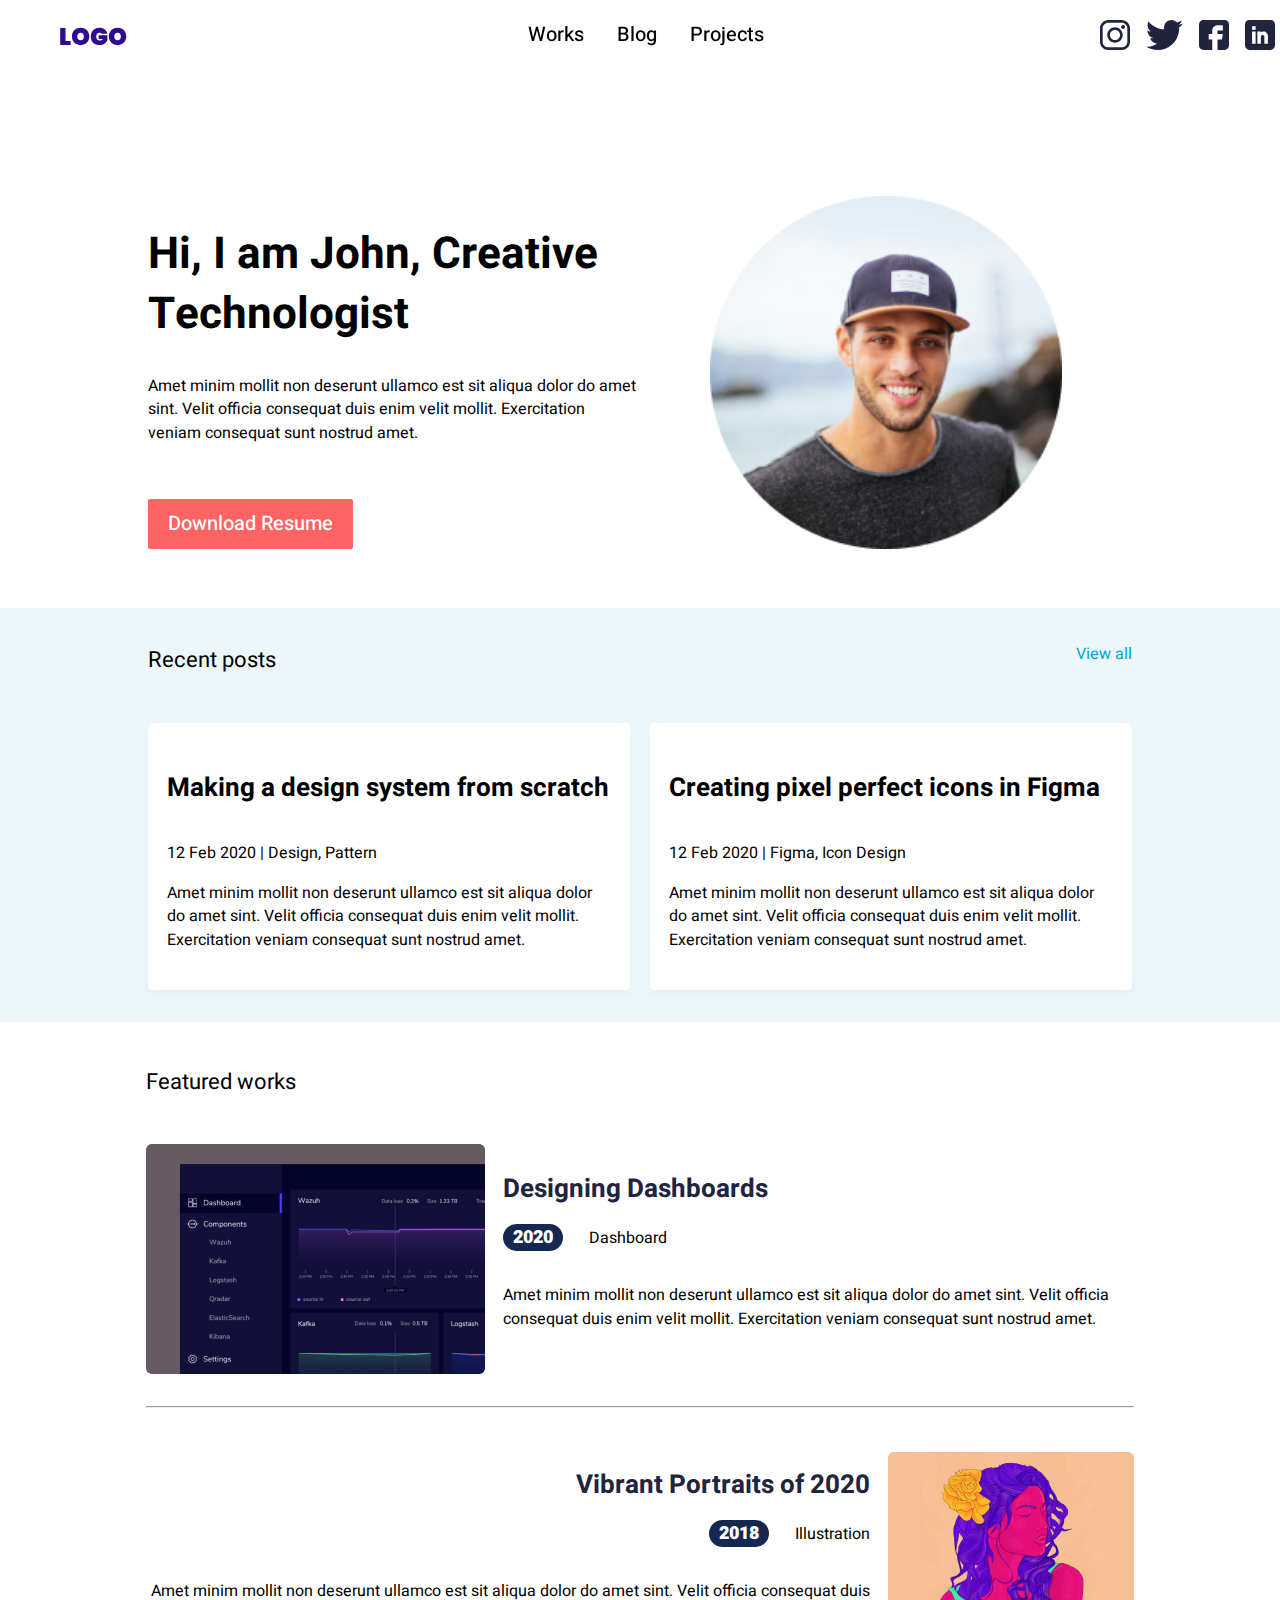
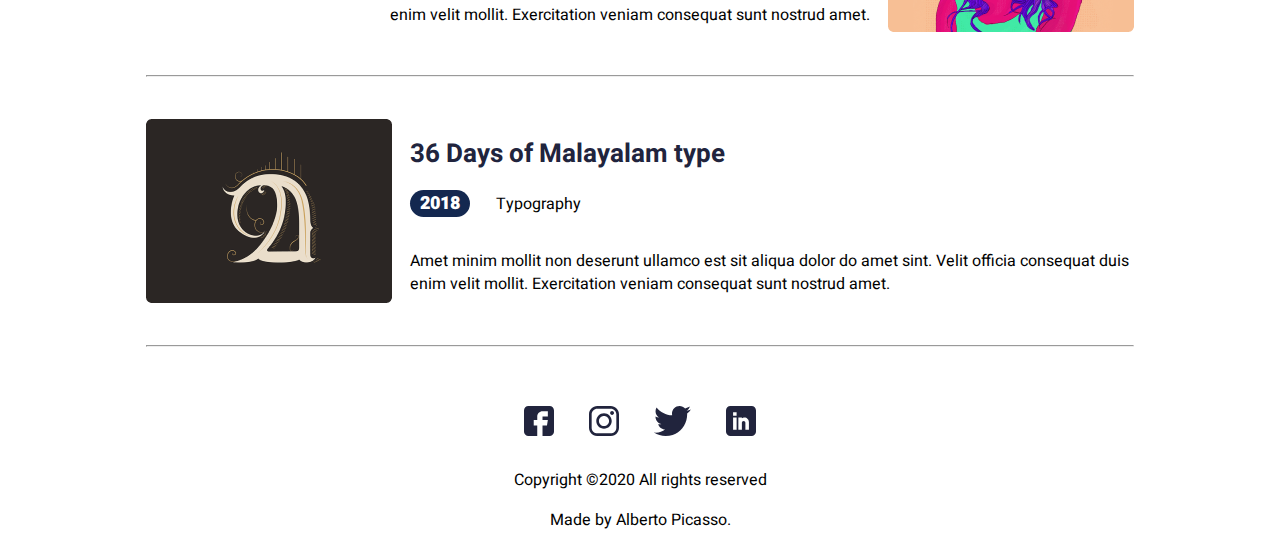
<file: index.html>
<!DOCTYPE html>
<html lang="en">
  <head>
    <meta charset="UTF-8" />
    <meta http-equiv="X-UA-Compatible" content="IE=edge" />
    <meta name="viewport" content="width=device-width, initial-scale=1.0" />
    <link rel="apple-touch-icon" sizes="180x180" href="./favicon/apple-touch-icon.png">
    <link rel="icon" type="image/png" sizes="32x32" href="./favicon/favicon-32x32.png">
    <link rel="icon" type="image/png" sizes="16x16" href="./favicon/favicon-16x16.png">
    <link rel="manifest" href="./favicon/site.webmanifest">
    <link rel="mask-icon" href="./favicon/safari-pinned-tab.svg" color="#5bbad5">
    <meta name="msapplication-TileColor" content="#da532c">
    <meta name="theme-color" content="#ffffff">
    <title>John Blog</title>
    <link rel="stylesheet" href="./styles/style.css" />
    <script defer src="./js/app.js"></script>
  </head>
  <body>
    <header class="wrapper_header">
      <nav class="header_nav">
        <img src="./assets/logo.svg" alt="Logo" />
        <button class="button-menu">
          <img src="./assets/icons8-menú.svg" alt="Icon Menu" />
        </button>
        <ul class="menu">
          <button class="button-close">
            <img src="./assets/icons8-eliminar.svg" alt="Icon close" />
          </button>
          <div class="list">
            <li><a href="./pages/work.html">Works</a></li>
            <li><a href="./pages/blog.html">Blog</a></li>
            <li><a href="./pages/projects.html">Projects</a></li>
          </div>
          <div class="social">
            <a href="https://www.instagram.com/japm_5/" target="_blank">
              <img src="./assets/insta.svg" alt="Instagram" />
            </a>
            <a href="https://twitter.com/?lang=es" target="_blank">
              <img src="./assets/twitter.svg" alt="Twitter" />
            </a>
            <a href="https://es-la.facebook.com" target="_blank">
              <img src="./assets/fb.svg" alt="Facebook" />
            </a>
            <a href="https://www.linkedin.com/in/jose-alberto-picasso-mtz/" target="_blank">
              <img src="./assets/linkedin.svg" alt="Linkedin" />
            </a>
          </div>
        </ul>
      </nav>
    </header>

    <main class="wrapper_main">
      <section class="container_resume">
        <div class="resume_section">
          <div class="resume_img">
            <img src="./assets/ellipse_user.png" alt="Image User" />
          </div>
          <div class="resume_text">
            <h1>Hi, I am John, Creative Technologist</h1>
            <p>
              Amet minim mollit non deserunt ullamco est sit aliqua dolor do
              amet sint. Velit officia consequat duis enim velit mollit.
              Exercitation veniam consequat sunt nostrud amet.
            </p>
            <button class="button--style">Download Resume</button>
          </div>
        </div>
      </section>

      <section class="container_recent-posts">
        <div class="section_recent-post">
          <div class="title_post">
            <p>Recent posts</p>
            <span><a href="">View all</a></span>
          </div>
          <div class="cards-post">
            <div class="card--style">
              <h4>Making a design system from scratch</h4>
              <p>12 Feb 2020 | Design, Pattern</p>
              <p>
                Amet minim mollit non deserunt ullamco est sit aliqua dolor do
                amet sint. Velit officia consequat duis enim velit mollit.
                Exercitation veniam consequat sunt nostrud amet.
              </p>
            </div>
            <div class="card--style">
              <h4>Creating pixel perfect icons in Figma</h4>
              <p>12 Feb 2020 | Figma, Icon Design</p>
              <p>
                Amet minim mollit non deserunt ullamco est sit aliqua dolor do
                amet sint. Velit officia consequat duis enim velit mollit.
                Exercitation veniam consequat sunt nostrud amet.
              </p>
            </div>
          </div>
        </div>
      </section>

      <section class="container_works">
        <div class="section_works">
          <p>Featured works</p>
          <div class="card_project">
            <div class="img_project">
              <img
                src="./assets/rectangle_project.png"
                alt="Project Designing Dashboards"
              />
            </div>
            <div class="description_project">
              <h3>Designing Dashboards</h3>
              <p class="style--date">2020</p>
              <span>Dashboard</span>
              <p>
                Amet minim mollit non deserunt ullamco est sit aliqua dolor do
                amet sint. Velit officia consequat duis enim velit mollit.
                Exercitation veniam consequat sunt nostrud amet.
              </p>
            </div>
          </div>
          <hr />
          <div class="card_project">
            <div class="img_project">
              <img src="./assets/vibrant.png" alt="Project Vibrant Portraits" />
            </div>
            <div class="description_project">
              <h3>Vibrant Portraits of 2020</h3>
              <p class="style--date">2018</p>
              <span>Illustration</span>
              <p>
                Amet minim mollit non deserunt ullamco est sit aliqua dolor do
                amet sint. Velit officia consequat duis enim velit mollit.
                Exercitation veniam consequat sunt nostrud amet.
              </p>
            </div>
          </div>
          <hr />
          <div class="card_project">
            <div class="img_project">
              <img src="./assets/36days.png" alt="36 Days of Malayalam type" />
            </div>
            <div class="description_project">
              <h3>36 Days of Malayalam type</h3>
              <p class="style--date">2018</p>
              <span>Typography</span>
              <p>
                Amet minim mollit non deserunt ullamco est sit aliqua dolor do
                amet sint. Velit officia consequat duis enim velit mollit.
                Exercitation veniam consequat sunt nostrud amet.
              </p>
            </div>
          </div>
          <hr />
        </div>
      </section>
    </main>

    <footer class="wrapper-footer">
        <div class="social-footer">
          <a href="https://es-la.facebook.com/" target="_blank">
            <img src="./assets/fb.svg" alt="Facebook Icon">
          </a>
          <a href="https://www.instagram.com/japm_5/" target="_blank">
            <img src="./assets/insta.svg" alt="Instagram Icon">
          </a>
          <a href="https://twitter.com/?lang=es" target="_blank">
            <img src="./assets/twitter.svg" alt="Twitter Icon">
          </a>
          <a href="https://www.linkedin.com/in/jose-alberto-picasso-mtz/" target="_blank">
            <img src="./assets/linkedin.svg" alt="Linkedin Icon">
          </a>
        </div>
        <p>Copyright ©2020 All rights reserved</p>
        <p>Made by Alberto Picasso.</p>
    </footer>
  </body>
</html>
</file>
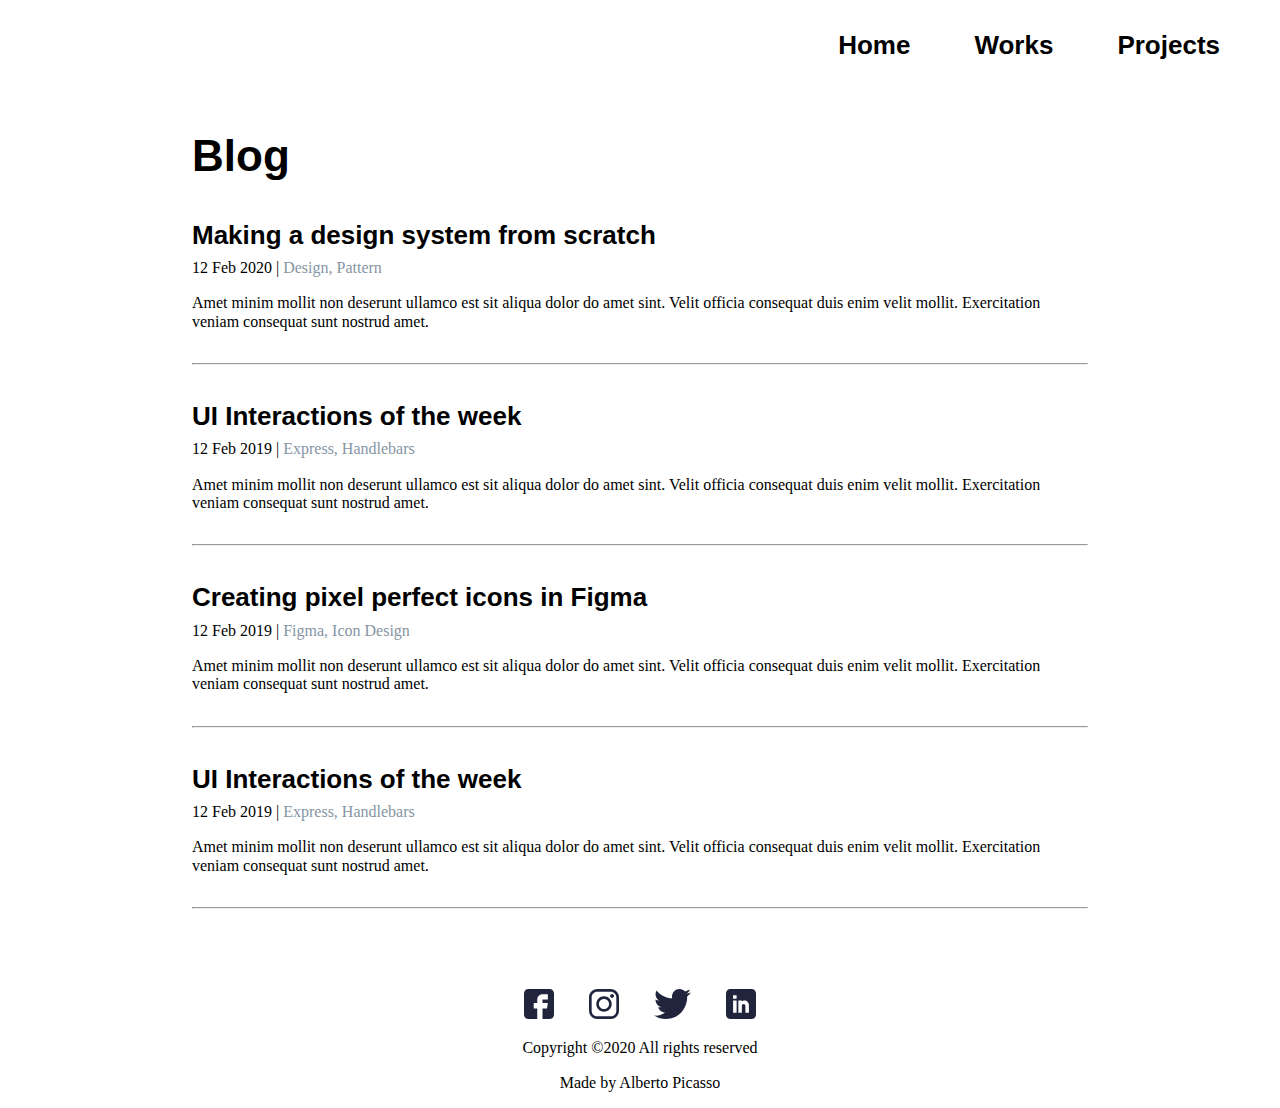
<file: pages/blog.html>
<!DOCTYPE html>
<html lang="en">
  <head>
    <meta charset="UTF-8" />
    <meta http-equiv="X-UA-Compatible" content="IE=edge" />
    <meta name="viewport" content="width=device-width, initial-scale=1.0" />
    <link rel="apple-touch-icon" sizes="180x180" href="../favicon/apple-touch-icon.png">
    <link rel="icon" type="image/png" sizes="32x32" href="../favicon/favicon-32x32.png">
    <link rel="icon" type="image/png" sizes="16x16" href="../favicon/favicon-16x16.png">
    <link rel="manifest" href="../favicon/site.webmanifest">
    <link rel="mask-icon" href="../favicon/safari-pinned-tab.svg" color="#5bbad5">
    <meta name="msapplication-TileColor" content="#da532c">
    <meta name="theme-color" content="#ffffff">
    <title>Blog</title>
    <link rel="stylesheet" href="./style/blog-style.css" />
    <script defer src="../js/app.js"></script>
  </head>
  <body>
    <header class="wrapper-header">
      <nav class="header-container">
        <ul class="menu-web">
          <li><a href="../index.html">Home</a></li>
          <li><a href="./work.html">Works</a></li>
          <li><a href="./projects.html">Projects</a></li>
        </ul>
        <button class="button-menu">
          <img src="../assets/icons8-menú.svg" alt="Menu Icon" />
        </button>
        <ul class="menu">
          <button class="button-close">
            <img src="../assets/icons8-eliminar.svg" alt="Close Icon" />
          </button>
          <div class="list">
            <li><a href="../index.html">Home</a></li>
            <li><a href="./work.html">Works</a></li>
            <li><a href="./projects.html">Projects</a></li>
          </div>
        </ul>
      </nav>
    </header>

    <main class="wrapper-main">
      <h1>Blog</h1>
      <section class="card">
        <h5>Making a design system from scratch</h5>
        <p>12 Feb 2020 | <span>Design, Pattern</span></p>
        <p>
          Amet minim mollit non deserunt ullamco est sit aliqua dolor do amet
          sint. Velit officia consequat duis enim velit mollit. Exercitation
          veniam consequat sunt nostrud amet.
        </p>
      </section>
      <hr />
      <section class="card">
        <h5>UI Interactions of the week</h5>
        <p>12 Feb 2019 | <span>Express, Handlebars</span></p>
        <p>
          Amet minim mollit non deserunt ullamco est sit aliqua dolor do amet
          sint. Velit officia consequat duis enim velit mollit. Exercitation
          veniam consequat sunt nostrud amet.
        </p>
      </section>
      <hr />
      <section class="card">
        <h5>Creating pixel perfect icons in Figma</h5>
        <p>12 Feb 2019 | <span>Figma, Icon Design</span></p>
        <p>
          Amet minim mollit non deserunt ullamco est sit aliqua dolor do amet
          sint. Velit officia consequat duis enim velit mollit. Exercitation
          veniam consequat sunt nostrud amet.
        </p>
      </section>
      <hr />
      <section class="card">
        <h5>UI Interactions of the week</h5>
        <p>12 Feb 2019 | <span>Express, Handlebars</span></p>
        <p>
          Amet minim mollit non deserunt ullamco est sit aliqua dolor do amet
          sint. Velit officia consequat duis enim velit mollit. Exercitation
          veniam consequat sunt nostrud amet.
        </p>
      </section>
      <hr />
    </main>

    <footer class="wrapper-footer">
      <div class="social">
        <a href="https://es-la.facebook.com" target="_blank">
          <img src="../assets/fb.svg" alt="Facebook Icon" />
        </a>
        <a href="https://www.instagram.com/japm_5/" target="_blank">
          <img src="../assets/insta.svg" alt="Instagram Icon" />
        </a>
        <a href="https://twitter.com/?lang=es" target="_blank">
          <img src="../assets/twitter.svg" alt="Twitter Icon" />
        </a>
        <a href="https://www.linkedin.com/in/jose-alberto-picasso-mtz/" target="_blank">
          <img src="../assets/linkedin.svg" alt="Linkedin Icon" />
        </a>
      </div>
      <p>Copyright ©2020 All rights reserved</p>
      <p>Made by Alberto Picasso</p>
    </footer>
  </body>
</html>
</file>
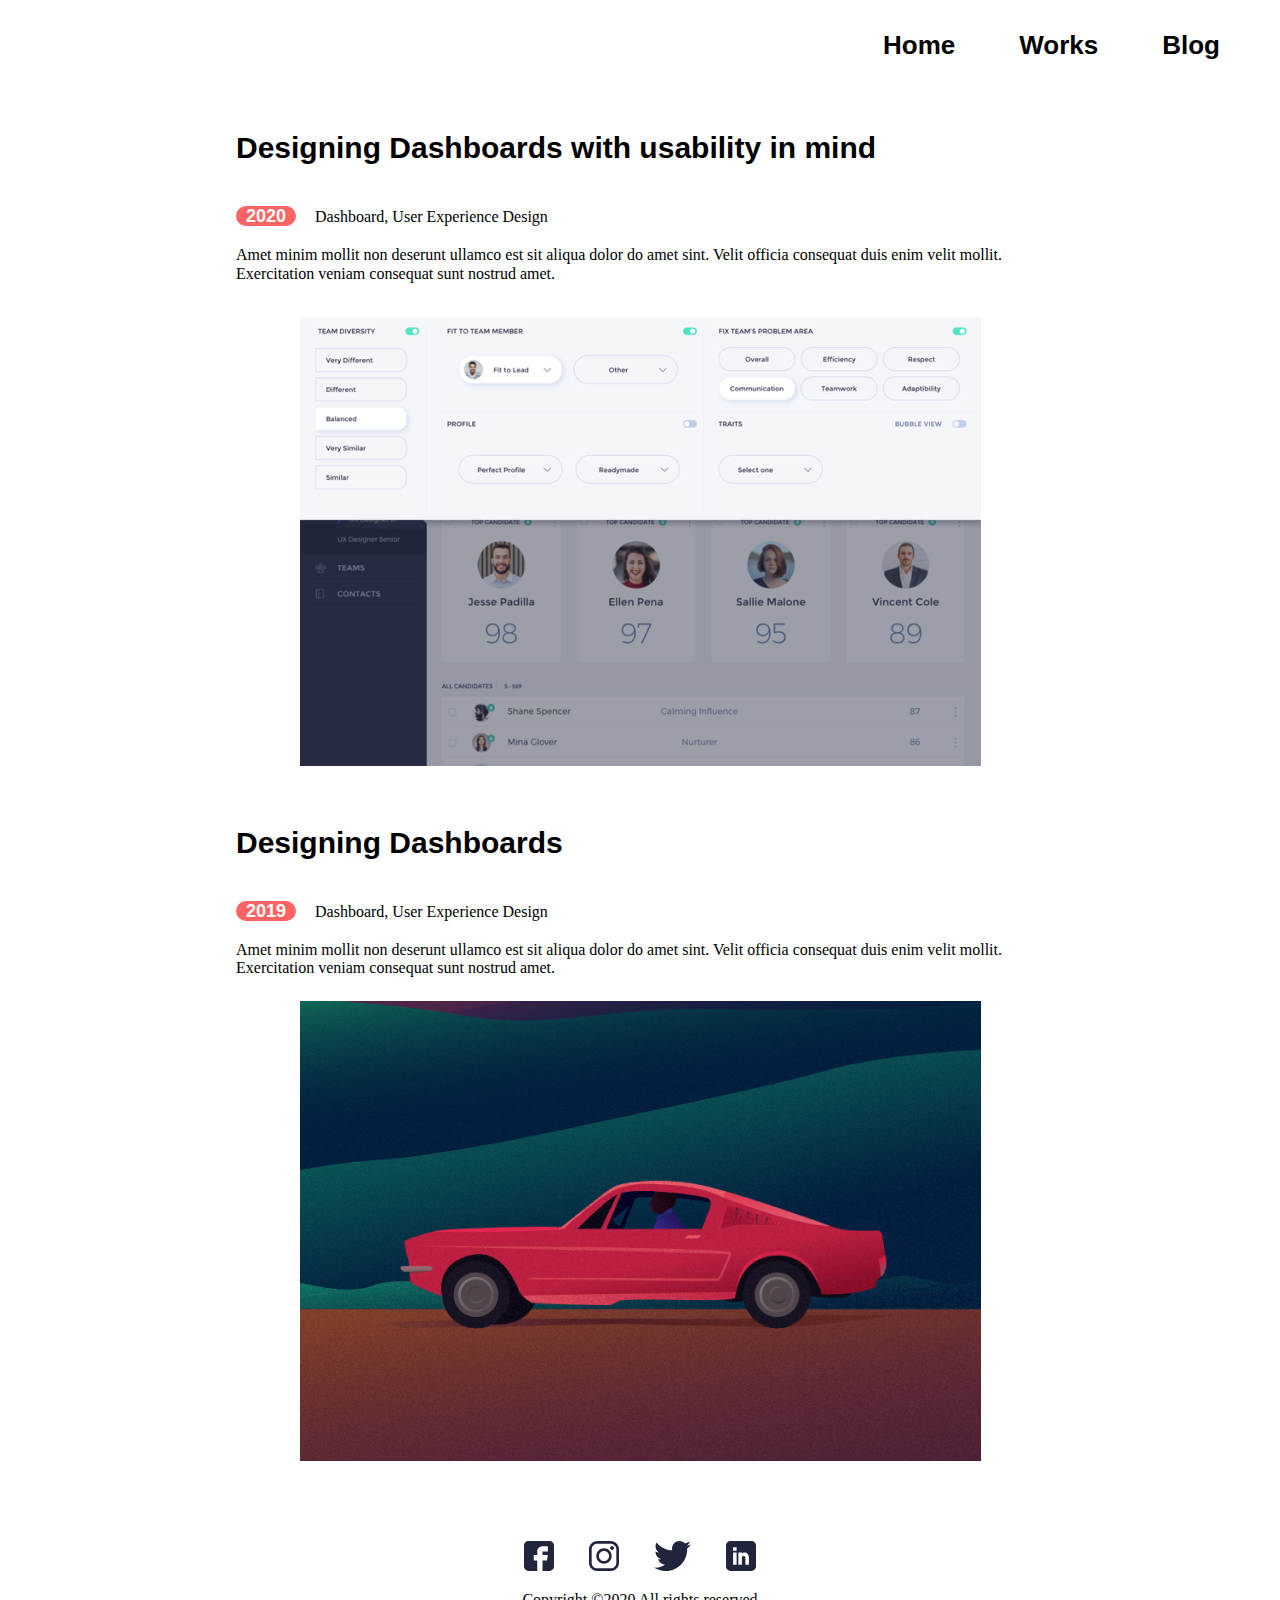
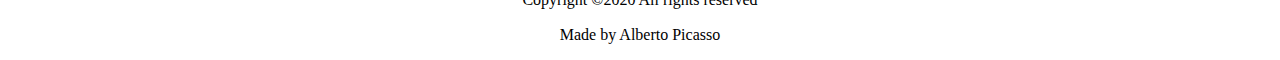
<file: pages/projects.html>
<!DOCTYPE html>
<html lang="en">
  <head>
    <meta charset="UTF-8" />
    <meta http-equiv="X-UA-Compatible" content="IE=edge" />
    <meta name="viewport" content="width=device-width, initial-scale=1.0" />
    <link rel="apple-touch-icon" sizes="180x180" href="../favicon/apple-touch-icon.png">
    <link rel="icon" type="image/png" sizes="32x32" href="../favicon/favicon-32x32.png">
    <link rel="icon" type="image/png" sizes="16x16" href="../favicon/favicon-16x16.png">
    <link rel="manifest" href="../favicon/site.webmanifest">
    <link rel="mask-icon" href="../favicon/safari-pinned-tab.svg" color="#5bbad5">
    <meta name="msapplication-TileColor" content="#da532c">
    <meta name="theme-color" content="#ffffff">
    <title>Projects</title>
    <link rel="stylesheet" href="./style/projects-style.css" />
    <script defer src="../js/app.js"></script>
  </head>
  <body>
    <header class="wrapper-header">
      <nav class="header-container">
        <ul class="menu-web">
          <li><a href="../index.html">Home</a></li>
          <li><a href="./work.html">Works</a></li>
          <li><a href="./blog.html">Blog</a></li>
        </ul>
        <button class="button-menu">
          <img src="../assets/icons8-menú.svg" alt="Menu Icon" />
        </button>
        <ul class="menu">
          <button class="button-close">
            <img src="../assets/icons8-eliminar.svg" alt="Close Icon" />
          </button>
          <div class="list">
            <li><a href="../index.html">Home</a></li>
            <li><a href="./work.html">Works</a></li>
            <li><a href="./blog.html">Blog</a></li>
          </div>
        </ul>
      </nav>
    </header>

    <main class="wrapper-main">
      <h2>Designing Dashboards with usability in mind</h2>
      <section class="card">
        <div class="card_content">
          <p class="style--date">2020</p>
          <span>Dashboard, User Experience Design</span>
          <p>
            Amet minim mollit non deserunt ullamco est sit aliqua dolor do amet
            sint. Velit officia consequat duis enim velit mollit. Exercitation
            veniam consequat sunt nostrud amet.
          </p>
        </div>
        <div class="card_img">
          <img src="../assets/project-5.png" alt="Project 5">
        </div>
      </section>
      <h2>Designing Dashboards</h2>
      <section class="card">
        <div class="card_content">
          <p class="style--date">2019</p>
          <span>Dashboard, User Experience Design</span>
          <p>
            Amet minim mollit non deserunt ullamco est sit aliqua dolor do amet
            sint. Velit officia consequat duis enim velit mollit. Exercitation
            veniam consequat sunt nostrud amet.
          </p>
        </div>
        <div class="card_img">
          <img src="../assets/project-6.png" alt="Project 6">
        </div>
      </section>
    </main>

    <footer class="wrapper-footer">
      <div class="social">
        <a href="https://es-la.facebook.com" target="_blank">
          <img src="../assets/fb.svg" alt="Facebook Icon" />
        </a>
        <a href="https://www.instagram.com/japm_5/" target="_blank">
          <img src="../assets/insta.svg" alt="Instagram Icon" />
        </a>
        <a href="https://twitter.com/?lang=es" target="_blank">
          <img src="../assets/twitter.svg" alt="Twitter Icon" />
        </a>
        <a href="https://www.linkedin.com/in/jose-alberto-picasso-mtz/" target="_blank">
          <img src="../assets/linkedin.svg" alt="Linkedin Icon" />
        </a>
      </div>
      <p>Copyright ©2020 All rights reserved</p>
      <p>Made by Alberto Picasso</p>
    </footer>
  </body>
</html>
</file>
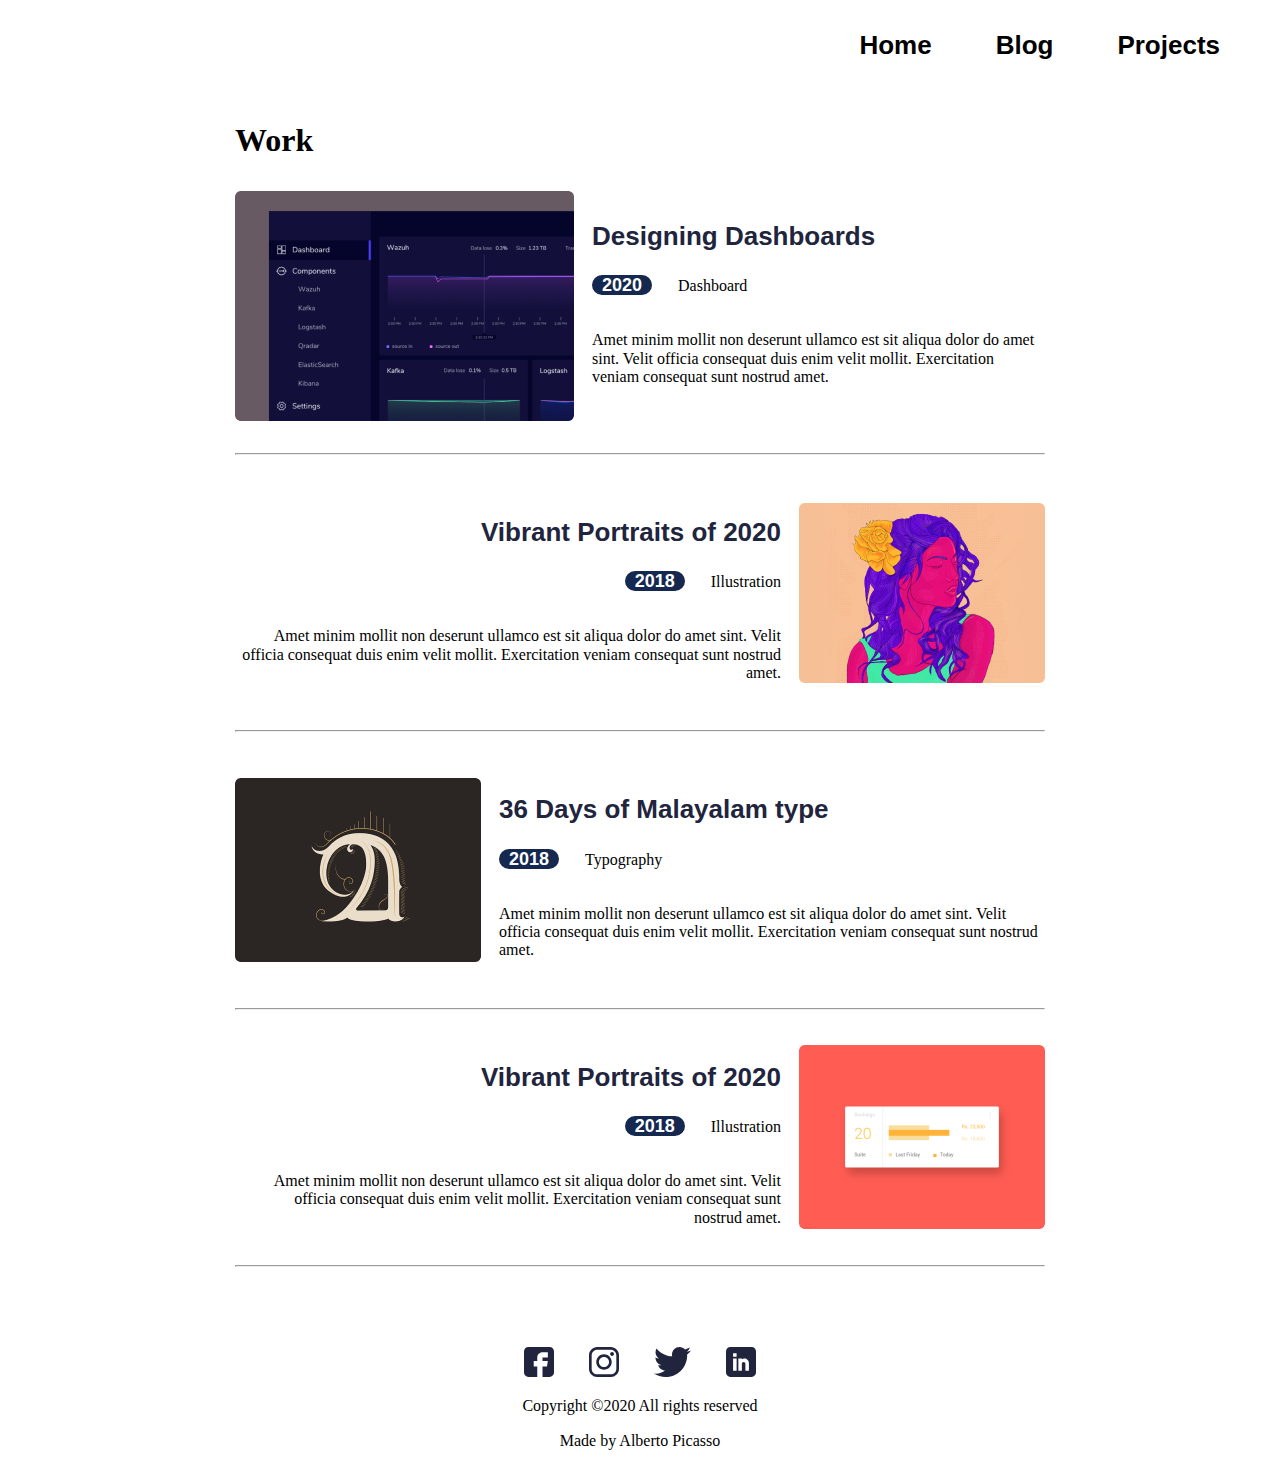
<file: pages/work.html>
<!DOCTYPE html>
<html lang="en">
  <head>
    <meta charset="UTF-8" />
    <meta http-equiv="X-UA-Compatible" content="IE=edge" />
    <meta name="viewport" content="width=device-width, initial-scale=1.0" />
    <link rel="apple-touch-icon" sizes="180x180" href="../favicon/apple-touch-icon.png">
    <link rel="icon" type="image/png" sizes="32x32" href="../favicon/favicon-32x32.png">
    <link rel="icon" type="image/png" sizes="16x16" href="../favicon/favicon-16x16.png">
    <link rel="manifest" href="../favicon/site.webmanifest">
    <link rel="mask-icon" href="../favicon/safari-pinned-tab.svg" color="#5bbad5">
    <meta name="msapplication-TileColor" content="#da532c">
    <meta name="theme-color" content="#ffffff">
    <title>Works</title>
    <link rel="stylesheet" href="./style/work-style.css" />
    <script defer src="../js/app.js"></script>
  </head>
  <body>
    <header class="wrapper-header">
      <nav class="header-container">
        <ul class="menu-web">
          <li><a href="../index.html">Home</a></li>
          <li><a href="./blog.html">Blog</a></li>
          <li><a href="./projects.html">Projects</a></li>
        </ul>
        <button class="button-menu">
          <img src="../assets/icons8-menú.svg" alt="Menu Icon" />
        </button>
        <ul class="menu">
          <button class="button-close">
            <img src="../assets/icons8-eliminar.svg" alt="Close Icon" />
          </button>
          <div class="list">
            <li><a href="../index.html">Home</a></li>
            <li><a href="./blog.html">Blog</a></li>
            <li><a href="./projects.html">Projects</a></li>
          </div>
        </ul>
      </nav>
    </header>

    <main class="container_works">
        <section class="section_works">
          <h1>Work</h1>
          <div class="card_project">
            <div class="img_project">
              <img
                src="../assets/rectangle_project.png"
                alt="Project Designing Dashboards"
              />
            </div>
            <div class="description_project">
              <h3>Designing Dashboards</h3>
              <p class="style--date">2020</p>
              <span>Dashboard</span>
              <p>
                Amet minim mollit non deserunt ullamco est sit aliqua dolor do
                amet sint. Velit officia consequat duis enim velit mollit.
                Exercitation veniam consequat sunt nostrud amet.
              </p>
            </div>
          </div>
          <hr />
          <div class="card_project">
            <div class="img_project">
              <img src="../assets/vibrant.png" alt="Project Vibrant Portraits" />
            </div>
            <div class="description_project">
              <h3>Vibrant Portraits of 2020</h3>
              <p class="style--date">2018</p>
              <span>Illustration</span>
              <p>
                Amet minim mollit non deserunt ullamco est sit aliqua dolor do
                amet sint. Velit officia consequat duis enim velit mollit.
                Exercitation veniam consequat sunt nostrud amet.
              </p>
            </div>
          </div>
          <hr />
          <div class="card_project">
            <div class="img_project">
              <img src="../assets/36days.png" alt="36 Days of Malayalam type" />
            </div>
            <div class="description_project">
              <h3>36 Days of Malayalam type</h3>
              <p class="style--date">2018</p>
              <span>Typography</span>
              <p>
                Amet minim mollit non deserunt ullamco est sit aliqua dolor do
                amet sint. Velit officia consequat duis enim velit mollit.
                Exercitation veniam consequat sunt nostrud amet.
              </p>
            </div>
          </div>
          <hr />
          <div class="card_project">
            <div class="img_project">
              <img src="../assets/proyect-4.png" alt="Project Vibrant Portraits" />
            </div>
            <div class="description_project">
              <h3>Vibrant Portraits of 2020</h3>
              <p class="style--date">2018</p>
              <span>Illustration</span>
              <p>
                Amet minim mollit non deserunt ullamco est sit aliqua dolor do
                amet sint. Velit officia consequat duis enim velit mollit.
                Exercitation veniam consequat sunt nostrud amet.
              </p>
            </div>
          </div>
          <hr />
        </section>
    </main>

    <footer class="wrapper-footer">
      <div class="social">
        <a href="https://es-la.facebook.com" target="_blank">
          <img src="../assets/fb.svg" alt="Facebook Icon" />
        </a>
        <a href="https://www.instagram.com/japm_5/" target="_blank">
          <img src="../assets/insta.svg" alt="Instagram Icon" />
        </a>
        <a href="https://twitter.com/?lang=es" target="_blank">
          <img src="../assets/twitter.svg" alt="Twitter Icon" />
        </a>
        <a href="https://www.linkedin.com/in/jose-alberto-picasso-mtz/" target="_blank">
          <img src="../assets/linkedin.svg" alt="Linkedin Icon" />
        </a>
      </div>
      <p>Copyright ©2020 All rights reserved</p>
      <p>Made by Alberto Picasso</p>
    </footer>
  </body>
</html>
</file>
<file: styles/style.css>
@import url('https://fonts.googleapis.com/css2?family=Heebo:wght@400;500;700;900&display=swap');
@import './normalize.css';
@import './header.css';
@import './button.css';
@import './main.css';
@import './resume.css';
@import './recent-post.css';
@import './works.css';
@import './footer.css';
@import './components.css';

body {
    background: var(--white);
    font: var(--body-font);
}
a {
    text-decoration: none;
}
li {
    list-style: none;
}
</file>
<file: pages/style/blog-style.css>
@import '../../styles/normalize.css';
@import '../../styles/components.css';
@import './menu.css';
@import './wrapper-main.css';
@import './footer.css';
/* Card */
.card h5 {
    font: var(--headline-4);
    padding: 0;
    margin: 0;
}
.card span{
    color: var(--light);
}
.card p:nth-child(2) {
    padding: 0;
    margin-block-start: 0.313rem;
    margin-block-end: 1.063rem;
}
.card p:nth-child(3) {
    margin-block: 0;
    padding: 0;
}
/* hr */
.wrapper-main hr {
    margin-block: 1.5rem;
    
}
.wrapper-main hr:nth-of-type(4) {
    margin-block-end: 0;
}


@media screen and (min-width: 768px) {
    .wrapper-main hr {
        margin-block: 2rem;
    }
}
</file>
<file: pages/style/projects-style.css>
@import '../../styles/normalize.css';
@import '../../styles/components.css';
@import '../style/menu.css';
@import './wrapper-main.css';
@import './footer.css';

.wrapper-main h2{
  font: var(--headline-3);
  padding: 0;
  margin: 0;
  margin-block-end: 1rem;
}
.card_img img{
  max-width: 100%;
}
.card_img {
  margin-block-start: 1.438rem;
  display: flex;
  flex-direction: column;
  justify-content: center;
  align-items: center;
}
.style--date {
  display: inline;
  background: var(--primary-color);
  font: var(--headline-6);
  color: var(--white);
  padding-inline: 0.625rem;
  border-radius: 1rem;
}
.card span {
  padding-inline-start: 0.938rem;
}
.card_content p:nth-child(1){
  margin-block-end: 1.438rem;
}
.card_content p:nth-child(3){
  padding: 0;
  margin: 0;
}
.wrapper-main h2:nth-child(3) {
  margin-block-start: 3.438rem;
}

@media screen and (min-width: 960px) {
  .wrapper-main {
    margin-inline: 14.75rem;
  }
  .wrapper-main h1{
    font: var(--headline-1);
  }
}
</file>
<file: pages/style/work-style.css>
@import '../../styles/normalize.css';
@import '../../styles/components.css';
@import './menu.css';
@import '../../styles/works.css';
@import './footer.css';

.wrapper-main h1 {
    font: var(--headline-1);
}
hr {
    margin-block: 1.375rem;
}

@media screen and (min-width: 768px) {
    .container_works {
        margin-inline: 5rem;
        margin-block-start: 1.563rem;
    }
    .card_project:nth-child(8) {
        display: flex;
    }
    .card_project:nth-child(8) .img_project {
        order: 2;
        padding-inline-start: 1.125rem;
    }
    .card_project:nth-child(8) .description_project {
        text-align: end;
    }
}

@media screen and (min-width: 980px) {
    .container_works {
        margin-inline: 14.688rem;
        margin-block-start: 2rem;
    }
}
</file>
